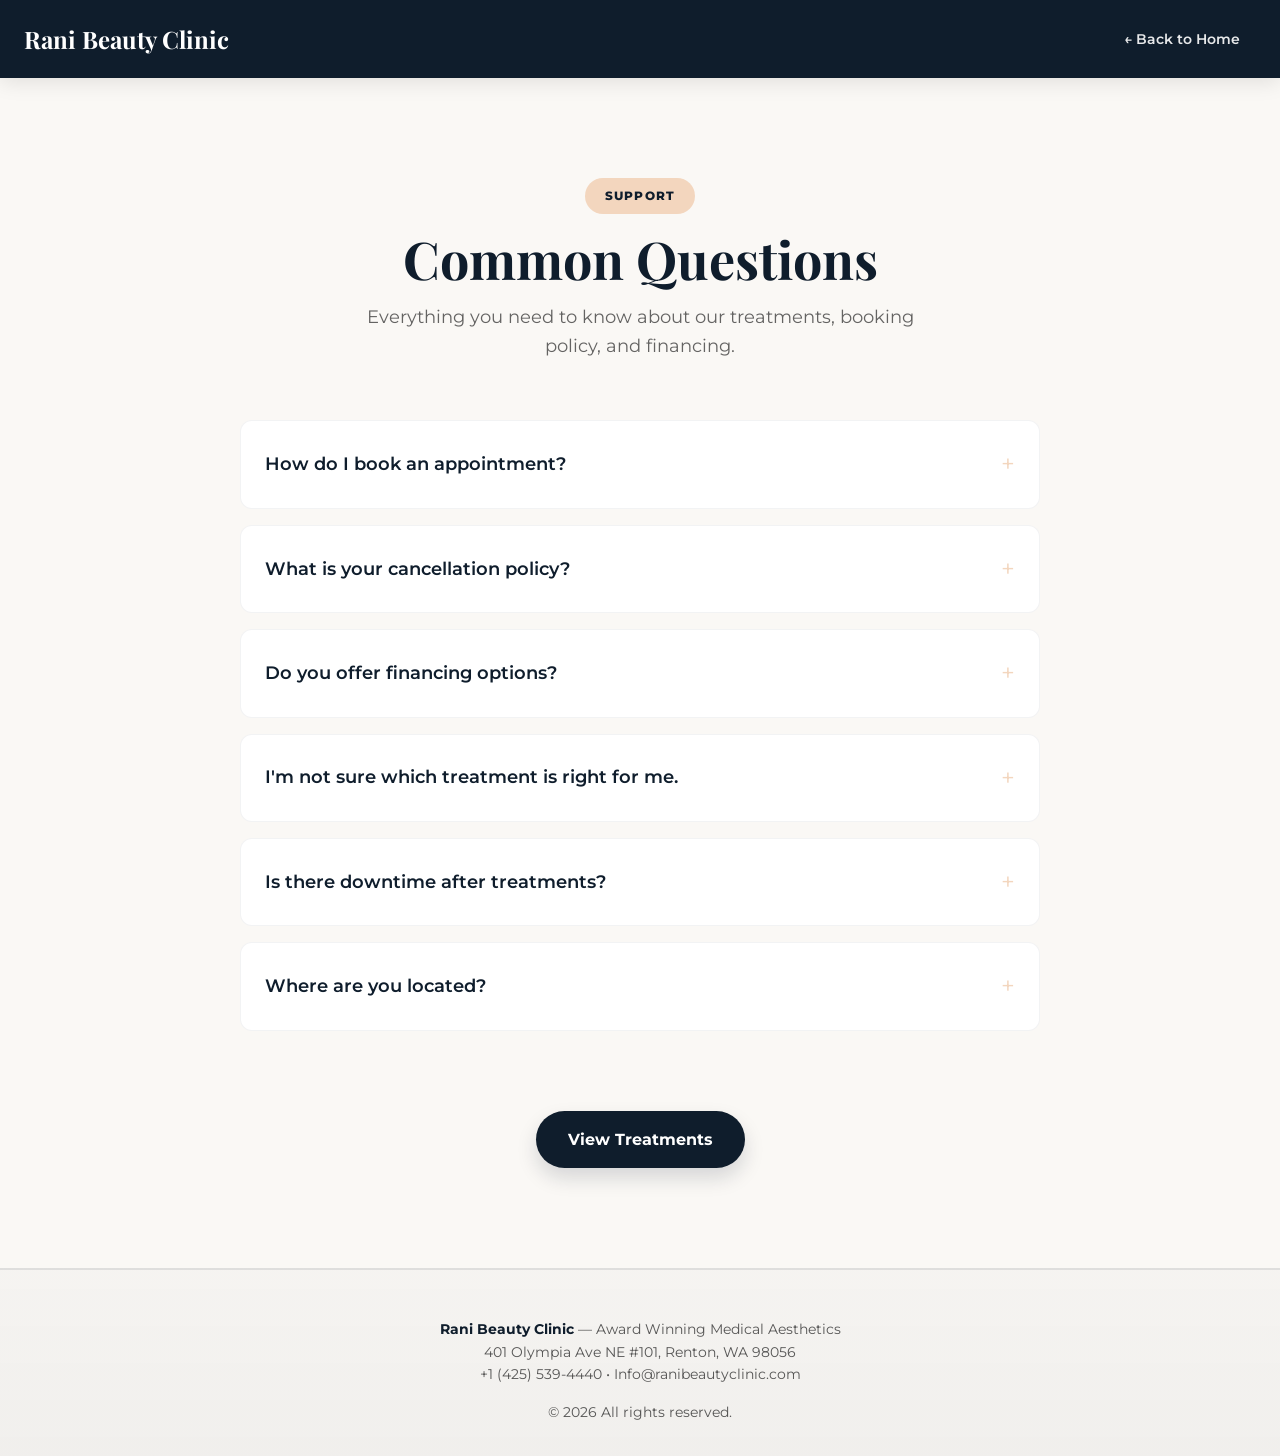
<file: faq.html>
<!DOCTYPE html>
<html lang="en">

<head>
    <meta charset="UTF-8">
    <meta name="viewport" content="width=device-width, initial-scale=1.0">
    <meta name="description"
        content="Frequently Asked Questions about Rani Beauty Clinic treatments, booking, and policies.">
    <title>FAQs | Rani Beauty Clinic - Award Winning Medical Aesthetics</title>
    <link rel="preconnect" href="https://fonts.googleapis.com">
    <link rel="preconnect" href="https://fonts.gstatic.com" crossorigin>
    <link
        href="https://fonts.googleapis.com/css2?family=Montserrat:wght@400;500;600;700;800;900&family=Playfair+Display:wght@400;500;600;700;800;900&display=swap"
        rel="stylesheet">

    <style>
        :root {
            --primary-navy: #0F1D2C;
            --accent-gold: #F3D6BE;
            --pure-white: #FFFFFF;
            --light-bg: #FAF8F5;
            --text-dark: #2A2A2A;
            --text-gray: rgba(42, 42, 42, 0.72);
            --font-primary: 'Montserrat', sans-serif;
            --font-secondary: 'Playfair Display', serif;
            --max-w: 1400px;
            --shadow-lg: 0 10px 40px rgba(0, 0, 0, 0.08);
        }

        * {
            margin: 0;
            padding: 0;
            box-sizing: border-box;
        }

        body {
            font-family: var(--font-primary);
            color: var(--text-dark);
            background: var(--light-bg);
            line-height: 1.6;
            overflow-x: hidden;
        }

        /* Header */
        header {
            background: var(--primary-navy);
            padding: 20px 0;
            position: sticky;
            top: 0;
            z-index: 1000;
            box-shadow: 0 4px 20px rgba(0, 0, 0, 0.1);
        }

        .header-inner {
            max-width: var(--max-w);
            margin: 0 auto;
            padding: 0 24px;
            display: flex;
            align-items: center;
            justify-content: space-between;
        }

        .brand-name {
            color: var(--pure-white);
            font-family: var(--font-secondary);
            font-size: 24px;
            font-weight: 700;
            text-decoration: none;
        }

        .nav-link {
            color: rgba(255, 255, 255, 0.9);
            text-decoration: none;
            font-weight: 600;
            font-size: 14px;
            padding: 8px 16px;
            border-radius: 8px;
            transition: all 0.3s ease;
        }

        .nav-link:hover {
            background: rgba(243, 214, 190, 0.2);
            color: var(--accent-gold);
        }

        /* FAQ Section */
        .faq-section {
            padding: 100px 24px;
            min-height: calc(100vh - 300px);
        }

        .faq-container {
            max-width: 800px;
            margin: 0 auto;
        }

        .section-header {
            text-align: center;
            margin-bottom: 60px;
        }

        .section-badge {
            display: inline-block;
            padding: 8px 20px;
            background: var(--accent-gold);
            color: var(--primary-navy);
            font-weight: 800;
            font-size: 12px;
            letter-spacing: 0.1em;
            text-transform: uppercase;
            border-radius: 999px;
            margin-bottom: 16px;
        }

        .section-title {
            font-family: var(--font-secondary);
            font-size: 52px;
            font-weight: 700;
            color: var(--primary-navy);
            margin: 0 0 16px 0;
            line-height: 1.1;
        }

        .section-subtitle {
            font-size: 18px;
            color: var(--text-gray);
            max-width: 600px;
            margin: 0 auto;
        }

        .faq-grid {
            display: flex;
            flex-direction: column;
            gap: 16px;
        }

        .faq-item {
            background: var(--pure-white);
            border-radius: 12px;
            overflow: hidden;
            border: 1px solid rgba(15, 29, 44, 0.05);
            transition: all 0.3s ease;
        }

        .faq-item:hover {
            box-shadow: 0 10px 30px rgba(0, 0, 0, 0.05);
            transform: translateY(-2px);
        }

        .faq-item[open] {
            box-shadow: 0 10px 30px rgba(0, 0, 0, 0.05);
            border-color: rgba(243, 214, 190, 0.5);
        }

        .faq-item summary {
            padding: 24px;
            font-family: var(--font-primary);
            font-weight: 600;
            color: var(--primary-navy);
            cursor: pointer;
            list-style: none;
            display: flex;
            align-items: center;
            justify-content: space-between;
            font-size: 18px;
        }

        .faq-item summary::-webkit-details-marker {
            display: none;
        }

        .faq-item summary::after {
            content: '+';
            font-weight: 400;
            font-size: 24px;
            color: var(--accent-gold);
            transition: transform 0.3s ease;
        }

        .faq-item[open] summary::after {
            transform: rotate(45deg);
        }

        .faq-content {
            padding: 0 24px 24px 24px;
            color: var(--text-dark);
            line-height: 1.6;
            font-size: 15px;
            opacity: 0.9;
            animation: fadeIn 0.3s ease;
        }

        @keyframes fadeIn {
            from {
                opacity: 0;
                transform: translateY(-10px);
            }

            to {
                opacity: 0.9;
                transform: translateY(0);
            }
        }

        /* CTA Section */
        .cta-wrapper {
            margin-top: 80px;
            text-align: center;
        }

        .btn {
            display: inline-flex;
            align-items: center;
            justify-content: center;
            padding: 16px 32px;
            font-weight: 700;
            font-size: 16px;
            text-decoration: none;
            border-radius: 999px;
            cursor: pointer;
            transition: all 0.3s ease;
            background: var(--primary-navy);
            color: var(--pure-white);
            box-shadow: 0 10px 20px rgba(15, 29, 44, 0.15);
        }

        .btn:hover {
            transform: translateY(-3px);
            box-shadow: 0 15px 30px rgba(15, 29, 44, 0.2);
            background: #1a3a52;
        }

        /* Footer */
        footer {
            padding: 48px 24px 32px;
            background: linear-gradient(180deg, rgba(15, 29, 44, 0.02) 0%, rgba(15, 29, 44, 0.04) 100%);
            border-top: 2px solid rgba(15, 29, 44, 0.08);
            color: rgba(42, 42, 42, 0.78);
            font-size: 14px;
            text-align: center;
        }

        @media (max-width: 768px) {
            .section-title {
                font-size: 36px;
            }

            .faq-item summary {
                font-size: 16px;
                padding: 20px;
            }
        }
    </style>
</head>

<body>
    <header>
        <div class="header-inner">
            <a href="index.html" class="brand-name">Rani Beauty Clinic</a>
            <a href="index.html" class="nav-link">← Back to Home</a>
        </div>
    </header>

    <section class="faq-section">
        <div class="faq-container">
            <div class="section-header">
                <span class="section-badge">Support</span>
                <h1 class="section-title">Common Questions</h1>
                <p class="section-subtitle">Everything you need to know about our treatments, booking policy, and
                    financing.</p>
            </div>

            <div class="faq-grid">
                <details class="faq-item">
                    <summary>How do I book an appointment?</summary>
                    <div class="faq-content">
                        <p>You can book your appointment easily through our online booking portal by clicking the "Book
                            Now" button on the home page. Alternatively, you can call our clinic directly at +1 (425)
                            539-4440 to speak with our concierge.</p>
                    </div>
                </details>

                <details class="faq-item">
                    <summary>What is your cancellation policy?</summary>
                    <div class="faq-content">
                        <p>We kindly request 24 hours' notice for any cancellations or rescheduling. Cancellations made
                            with less than 24 hours' notice may be subject to a cancellation fee. This allows us to
                            offer the appointment time to other waiting clients.</p>
                    </div>
                </details>

                <details class="faq-item">
                    <summary>Do you offer financing options?</summary>
                    <div class="faq-content">
                        <p>Yes, we partner with Cherry and CareCredit to offer flexible payment plans that fit your
                            budget. You can apply directly through our partners or ask us for more details during your
                            visit.</p>
                    </div>
                </details>

                <details class="faq-item">
                    <summary>I'm not sure which treatment is right for me.</summary>
                    <div class="faq-content">
                        <p>We recommend booking a complimentary consultation. Our expert providers will assess your skin
                            and discussing your aesthetic goals to create a personalized treatment plan just for you.
                        </p>
                    </div>
                </details>

                <details class="faq-item">
                    <summary>Is there downtime after treatments?</summary>
                    <div class="faq-content">
                        <p>Downtime varies by treatment. Many of our procedures, like HydraFacial and some injectables,
                            have little to no downtime ("lunchtime treatments"). Others, like deeper peels or laser
                            treatments, may require a few days of social downtime. Your provider will explain everything
                            during your consultation.</p>
                    </div>
                </details>

                <details class="faq-item">
                    <summary>Where are you located?</summary>
                    <div class="faq-content">
                        <p>We are located at 401 Olympia Ave NE #101, Renton, WA 98056. Use the map on our home page for
                            directions.</p>
                    </div>
                </details>
            </div>

            <div class="cta-wrapper">
                <a href="index.html#services" class="btn">View Treatments</a>
            </div>
        </div>
    </section>

    <footer>
        <div>
            <strong style="color: var(--primary-navy);">Rani Beauty Clinic</strong> — Award Winning Medical
            Aesthetics<br>
            401 Olympia Ave NE #101, Renton, WA 98056<br>
            <a href="tel:+14255394440" style="color: inherit; text-decoration: none;">+1 (425) 539-4440</a> •
            <a href="mailto:Info@ranibeautyclinic.com"
                style="color: inherit; text-decoration: none;">Info@ranibeautyclinic.com</a>
        </div>
        <div style="margin-top: 16px;">© <span id="year">2025</span> All rights reserved.</div>
    </footer>

    <script>
        document.getElementById('year').textContent = new Date().getFullYear();
    </script>
</body>

</html>
</file>
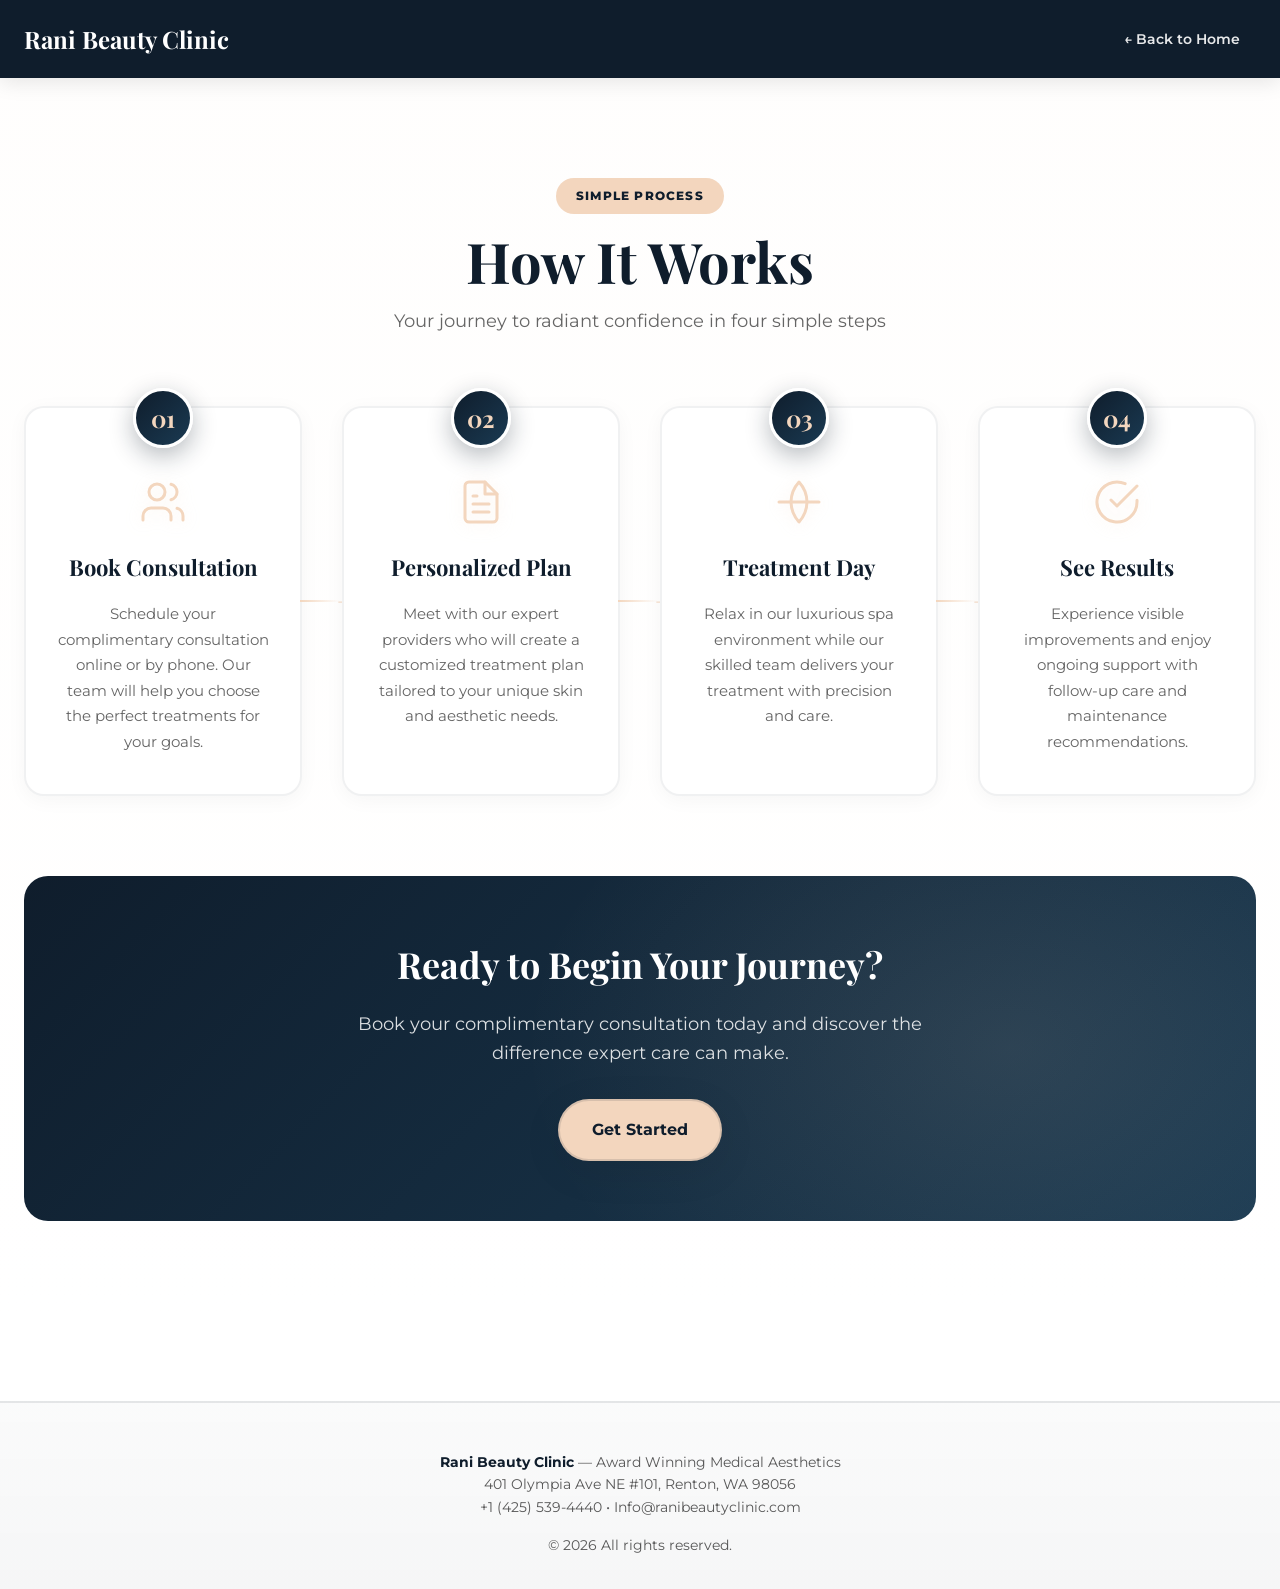
<file: how-it-works.html>
<!DOCTYPE html>
<html lang="en">

<head>
    <meta charset="UTF-8">
    <meta name="viewport" content="width=device-width, initial-scale=1.0">
    <meta name="description"
        content="Learn how Rani Beauty Clinic works - from consultation to results in four simple steps.">
    <title>How It Works | Rani Beauty Clinic - Award Winning Medical Aesthetics</title>
    <link rel="preconnect" href="https://fonts.googleapis.com">
    <link rel="preconnect" href="https://fonts.gstatic.com" crossorigin>
    <link
        href="https://fonts.googleapis.com/css2?family=Montserrat:wght@400;500;600;700;800;900&family=Playfair+Display:wght@400;500;600;700;800;900&display=swap"
        rel="stylesheet">

    <style>
        :root {
            --primary-navy: #0F1D2C;
            --accent-gold: #F3D6BE;
            --pure-white: #FFFFFF;
            --light-bg: #FAF8F5;
            --text-dark: #2A2A2A;
            --text-gray: rgba(42, 42, 42, 0.72);
            --font-primary: 'Montserrat', sans-serif;
            --font-secondary: 'Playfair Display', serif;
            --max-w: 1400px;
            --radius-sm: 16px;
            --shadow-lg: 0 10px 40px rgba(0, 0, 0, 0.08);
        }

        * {
            margin: 0;
            padding: 0;
            box-sizing: border-box;
        }

        body {
            font-family: var(--font-primary);
            color: var(--text-dark);
            background: var(--pure-white);
            line-height: 1.6;
            overflow-x: hidden;
        }

        /* Header */
        header {
            background: var(--primary-navy);
            padding: 20px 0;
            position: sticky;
            top: 0;
            z-index: 1000;
            box-shadow: 0 4px 20px rgba(0, 0, 0, 0.1);
        }

        .header-inner {
            max-width: var(--max-w);
            margin: 0 auto;
            padding: 0 24px;
            display: flex;
            align-items: center;
            justify-content: space-between;
        }

        .brand-name {
            color: var(--pure-white);
            font-family: var(--font-secondary);
            font-size: 24px;
            font-weight: 700;
            text-decoration: none;
        }

        .nav-link {
            color: rgba(255, 255, 255, 0.9);
            text-decoration: none;
            font-weight: 600;
            font-size: 14px;
            padding: 8px 16px;
            border-radius: 8px;
            transition: all 0.3s ease;
        }

        .nav-link:hover {
            background: rgba(243, 214, 190, 0.2);
            color: var(--accent-gold);
        }

        /* How It Works Section */
        .how-it-works-section {
            padding: 100px 24px;
            background: linear-gradient(180deg, rgba(243, 214, 190, 0.03) 0%, rgba(255, 255, 255, 1) 100%);
            min-height: calc(100vh - 80px);
        }

        .how-it-works-container {
            max-width: var(--max-w);
            margin: 0 auto;
        }

        .section-header {
            text-align: center;
            margin-bottom: 70px;
        }

        .section-badge {
            display: inline-block;
            padding: 8px 20px;
            background: var(--accent-gold);
            color: var(--primary-navy);
            font-family: var(--font-primary);
            font-weight: 800;
            font-size: 12px;
            letter-spacing: 0.1em;
            text-transform: uppercase;
            border-radius: 999px;
            margin-bottom: 16px;
        }

        .section-title {
            font-family: var(--font-secondary);
            font-size: 56px;
            font-weight: 700;
            color: var(--primary-navy);
            margin: 0 0 16px 0;
            line-height: 1.1;
        }

        .section-subtitle {
            font-size: 18px;
            color: var(--text-gray);
            max-width: 600px;
            margin: 0 auto;
            line-height: 1.6;
        }

        .steps-grid {
            display: grid;
            grid-template-columns: repeat(auto-fit, minmax(250px, 1fr));
            gap: 40px;
            margin-bottom: 80px;
            position: relative;
        }

        @media (min-width: 1024px) {
            .steps-grid {
                grid-template-columns: repeat(4, 1fr);
            }
        }

        .step-card {
            background: white;
            border-radius: 20px;
            padding: 40px 30px;
            text-align: center;
            position: relative;
            border: 2px solid rgba(15, 29, 44, 0.06);
            transition: all 0.4s cubic-bezier(0.4, 0, 0.2, 1);
            box-shadow: 0 4px 20px rgba(0, 0, 0, 0.04);
        }

        .step-card:hover {
            transform: translateY(-8px);
            box-shadow: 0 20px 40px rgba(0, 0, 0, 0.12);
            border-color: var(--accent-gold);
        }

        .step-number {
            position: absolute;
            top: -20px;
            left: 50%;
            transform: translateX(-50%);
            width: 60px;
            height: 60px;
            background: linear-gradient(135deg, var(--primary-navy) 0%, #1a3a52 100%);
            color: var(--accent-gold);
            border-radius: 50%;
            display: flex;
            align-items: center;
            justify-content: center;
            font-family: var(--font-secondary);
            font-size: 24px;
            font-weight: 700;
            box-shadow: 0 8px 24px rgba(15, 29, 44, 0.3);
            border: 3px solid white;
        }

        .step-icon {
            margin: 30px 0 24px;
            color: var(--accent-gold);
            display: flex;
            justify-content: center;
        }

        .step-icon svg {
            filter: drop-shadow(0 2px 8px rgba(243, 214, 190, 0.3));
        }

        .step-title {
            font-family: var(--font-secondary);
            font-size: 22px;
            font-weight: 700;
            color: var(--primary-navy);
            margin: 0 0 16px 0;
        }

        .step-description {
            font-size: 15px;
            line-height: 1.7;
            color: var(--text-gray);
            margin: 0;
        }

        .step-connector {
            display: none;
        }

        @media (min-width: 1024px) {
            .step-card:not(:last-child) .step-connector {
                display: block;
                position: absolute;
                top: 50%;
                right: -40px;
                width: 40px;
                height: 2px;
                background: linear-gradient(90deg, var(--accent-gold) 0%, transparent 100%);
                transform: translateY(-50%);
            }

            .step-card:not(:last-child) .step-connector::after {
                content: '→';
                position: absolute;
                right: -8px;
                top: 50%;
                transform: translateY(-50%);
                color: var(--accent-gold);
                font-size: 18px;
            }
        }

        .cta-section {
            text-align: center;
            padding: 60px 40px;
            background: linear-gradient(135deg, var(--primary-navy) 0%, #1a3a52 100%);
            border-radius: 24px;
            position: relative;
            overflow: hidden;
        }

        .cta-section::before {
            content: '';
            position: absolute;
            top: -50%;
            right: -20%;
            width: 80%;
            height: 200%;
            background: radial-gradient(ellipse, rgba(243, 214, 190, 0.1) 0%, transparent 70%);
            pointer-events: none;
        }

        .cta-section h3 {
            font-family: var(--font-secondary);
            font-size: 36px;
            font-weight: 700;
            color: white;
            margin: 0 0 16px 0;
            position: relative;
            z-index: 1;
        }

        .cta-section p {
            font-size: 18px;
            color: rgba(255, 255, 255, 0.85);
            margin: 0 0 32px 0;
            max-width: 600px;
            margin-left: auto;
            margin-right: auto;
            position: relative;
            z-index: 1;
        }

        .btn {
            display: inline-flex;
            align-items: center;
            justify-content: center;
            padding: 16px 32px;
            font-family: var(--font-primary);
            font-weight: 700;
            font-size: 16px;
            text-decoration: none;
            border-radius: 999px;
            border: 2px solid transparent;
            cursor: pointer;
            transition: all 0.3s ease;
            position: relative;
            z-index: 1;
        }

        .btn--primary {
            background: var(--primary-navy);
            color: var(--pure-white);
            box-shadow: var(--shadow-lg);
        }

        .btn--primary:hover {
            transform: translateY(-3px);
            box-shadow: 0 16px 40px rgba(0, 0, 0, 0.12);
        }

        .btn--secondary {
            background: var(--accent-gold);
            color: var(--primary-navy);
            border-color: rgba(15, 29, 44, 0.12);
            box-shadow: var(--shadow-lg);
        }

        .btn--secondary:hover {
            transform: translateY(-3px);
            box-shadow: 0 16px 40px rgba(0, 0, 0, 0.10);
        }

        /* Footer */
        footer {
            margin-top: 80px;
            padding: 48px 24px 32px;
            background: linear-gradient(180deg, rgba(15, 29, 44, 0.02) 0%, rgba(15, 29, 44, 0.04) 100%);
            border-top: 2px solid rgba(15, 29, 44, 0.08);
            color: rgba(42, 42, 42, 0.78);
            font-size: 14px;
            text-align: center;
        }

        /* Responsive */
        @media (max-width: 768px) {
            .how-it-works-section {
                padding: 60px 20px;
            }

            .section-title {
                font-size: 40px;
            }

            .section-subtitle {
                font-size: 16px;
            }

            .steps-grid {
                gap: 50px;
            }

            .cta-section {
                padding: 40px 24px;
            }

            .cta-section h3 {
                font-size: 28px;
            }

            .cta-section p {
                font-size: 16px;
            }
        }
    </style>
</head>

<body>
    <header>
        <div class="header-inner">
            <a href="index.html" class="brand-name">Rani Beauty Clinic</a>
            <a href="index.html" class="nav-link">← Back to Home</a>
        </div>
    </header>

    <section class="how-it-works-section">
        <div class="how-it-works-container">
            <div class="section-header">
                <span class="section-badge">Simple Process</span>
                <h1 class="section-title">How It Works</h1>
                <p class="section-subtitle">Your journey to radiant confidence in four simple steps</p>
            </div>

            <div class="steps-grid">
                <!-- Step 1 -->
                <div class="step-card" data-step="1">
                    <div class="step-number">01</div>
                    <div class="step-icon">
                        <svg width="48" height="48" viewBox="0 0 24 24" fill="none" stroke="currentColor"
                            stroke-width="1.5" stroke-linecap="round" stroke-linejoin="round">
                            <path d="M16 21v-2a4 4 0 0 0-4-4H6a4 4 0 0 0-4 4v2"></path>
                            <circle cx="9" cy="7" r="4"></circle>
                            <path d="M22 21v-2a4 4 0 0 0-3-3.87"></path>
                            <path d="M16 3.13a4 4 0 0 1 0 7.75"></path>
                        </svg>
                    </div>
                    <h3 class="step-title">Book Consultation</h3>
                    <p class="step-description">Schedule your complimentary consultation online or by phone. Our team
                        will help you choose the perfect treatments for your goals.</p>
                    <div class="step-connector"></div>
                </div>

                <!-- Step 2 -->
                <div class="step-card" data-step="2">
                    <div class="step-number">02</div>
                    <div class="step-icon">
                        <svg width="48" height="48" viewBox="0 0 24 24" fill="none" stroke="currentColor"
                            stroke-width="1.5" stroke-linecap="round" stroke-linejoin="round">
                            <path d="M14 2H6a2 2 0 0 0-2 2v16a2 2 0 0 0 2 2h12a2 2 0 0 0 2-2V8z"></path>
                            <polyline points="14 2 14 8 20 8"></polyline>
                            <line x1="16" y1="13" x2="8" y2="13"></line>
                            <line x1="16" y1="17" x2="8" y2="17"></line>
                            <polyline points="10 9 9 9 8 9"></polyline>
                        </svg>
                    </div>
                    <h3 class="step-title">Personalized Plan</h3>
                    <p class="step-description">Meet with our expert providers who will create a customized treatment
                        plan tailored to your unique skin and aesthetic needs.</p>
                    <div class="step-connector"></div>
                </div>

                <!-- Step 3 -->
                <div class="step-card" data-step="3">
                    <div class="step-number">03</div>
                    <div class="step-icon">
                        <svg width="48" height="48" viewBox="0 0 24 24" fill="none" stroke="currentColor"
                            stroke-width="1.5" stroke-linecap="round" stroke-linejoin="round">
                            <path
                                d="M12 2a15.3 15.3 0 0 1 4 10 15.3 15.3 0 0 1-4 10 15.3 15.3 0 0 1-4-10 15.3 15.3 0 0 1 4-10z">
                            </path>
                            <path d="M2 12h20"></path>
                        </svg>
                    </div>
                    <h3 class="step-title">Treatment Day</h3>
                    <p class="step-description">Relax in our luxurious spa environment while our skilled team delivers
                        your treatment with precision and care.</p>
                    <div class="step-connector"></div>
                </div>

                <!-- Step 4 -->
                <div class="step-card" data-step="4">
                    <div class="step-number">04</div>
                    <div class="step-icon">
                        <svg width="48" height="48" viewBox="0 0 24 24" fill="none" stroke="currentColor"
                            stroke-width="1.5" stroke-linecap="round" stroke-linejoin="round">
                            <path d="M22 11.08V12a10 10 0 1 1-5.93-9.14"></path>
                            <polyline points="22 4 12 14.01 9 11.01"></polyline>
                        </svg>
                    </div>
                    <h3 class="step-title">See Results</h3>
                    <p class="step-description">Experience visible improvements and enjoy ongoing support with follow-up
                        care and maintenance recommendations.</p>
                </div>
            </div>

            <div class="cta-section">
                <h3>Ready to Begin Your Journey?</h3>
                <p>Book your complimentary consultation today and discover the difference expert care can make.</p>
                <a href="index.html#services" class="btn btn--secondary">Get Started</a>
            </div>
        </div>
    </section>

    <footer>
        <div>
            <strong style="color: var(--primary-navy);">Rani Beauty Clinic</strong> — Award Winning Medical
            Aesthetics<br>
            401 Olympia Ave NE #101, Renton, WA 98056<br>
            <a href="tel:+14255394440" style="color: inherit; text-decoration: none;">+1 (425) 539-4440</a> •
            <a href="mailto:Info@ranibeautyclinic.com"
                style="color: inherit; text-decoration: none;">Info@ranibeautyclinic.com</a>
        </div>
        <div style="margin-top: 16px;">© <span id="year">2025</span> All rights reserved.</div>
    </footer>

    <script>
        document.getElementById('year').textContent = new Date().getFullYear();
    </script>
</body>

</html>
</file>
